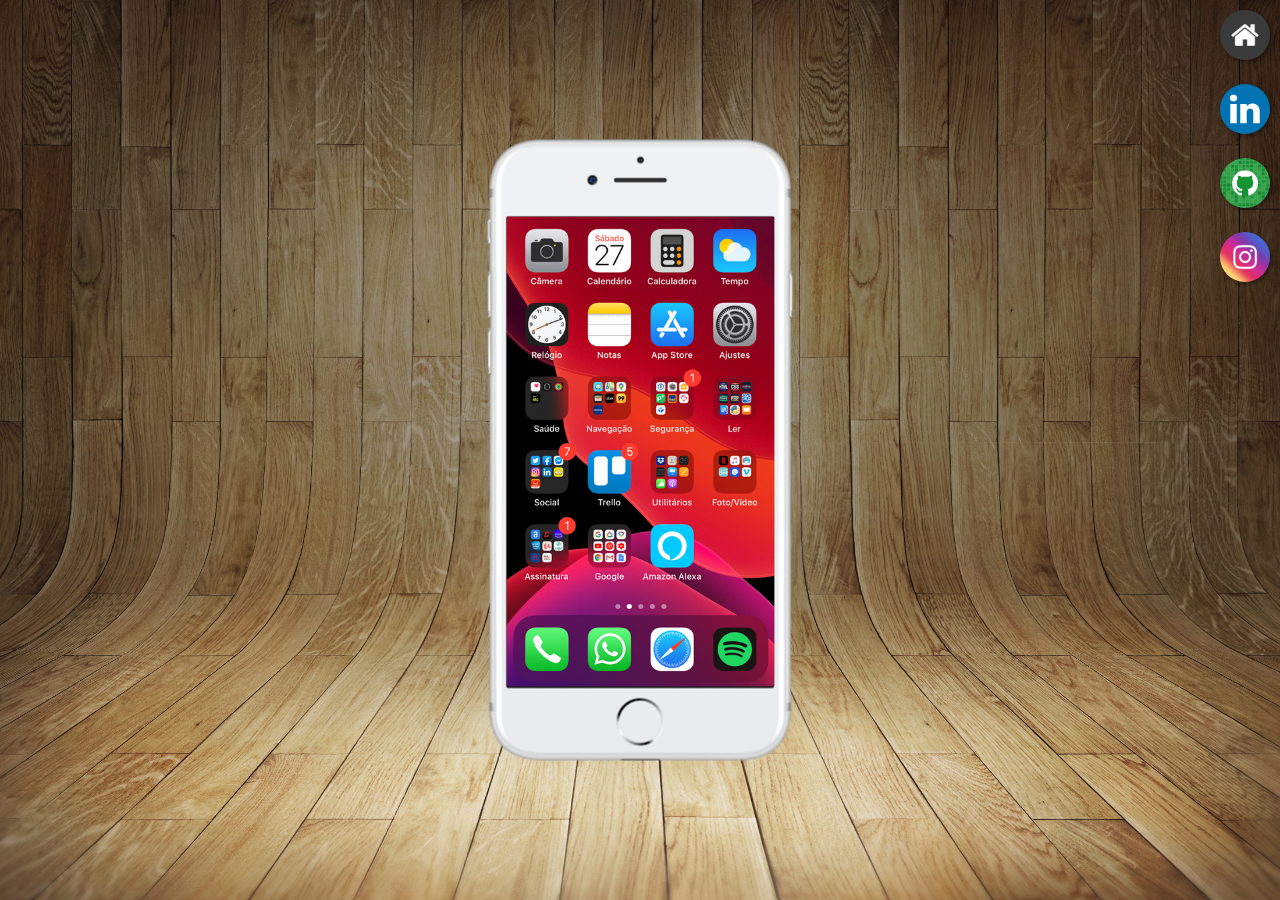
<file: index.html>
<!DOCTYPE html>
<html lang="pt-br">
<head>
    <meta charset="UTF-8">
    <meta name="viewport" content="width=device-width, initial-scale=1.0">
    <title>Projeto de Redes Sociais</title>
    <link rel="shortcut icon" href="favicon.ico" type="image/x-icon">
    <link rel="stylesheet" href="estilos/style.css">
</head>
<body>
    <main>
        <section id="telefone">
            <iframe src="home.html" frameborder="0" name="tela" id="tela">
                <p>Seu navegador não é compatível.</p>
            </iframe>
        </section>
        <section id="redes-sociais">
            <a href="home.html" target="tela"><img src="imagens/logo-home.jpg" alt="Home"></a><br>   
            <a href="linkedin.html" target="tela"><img src="imagens/logo-linkedin.jpg" alt="Youtube"></a><br>
            <a href="github.html" target="tela"><img src="imagens/logo-github.jpg" alt="Github"></a><br>
            <a href="instagram.html" target="tela"><img src="imagens/logo-instagram.jpg" alt="Instagran"></a><br> 
        </section>
    </main>
</body>
</html>
</file>
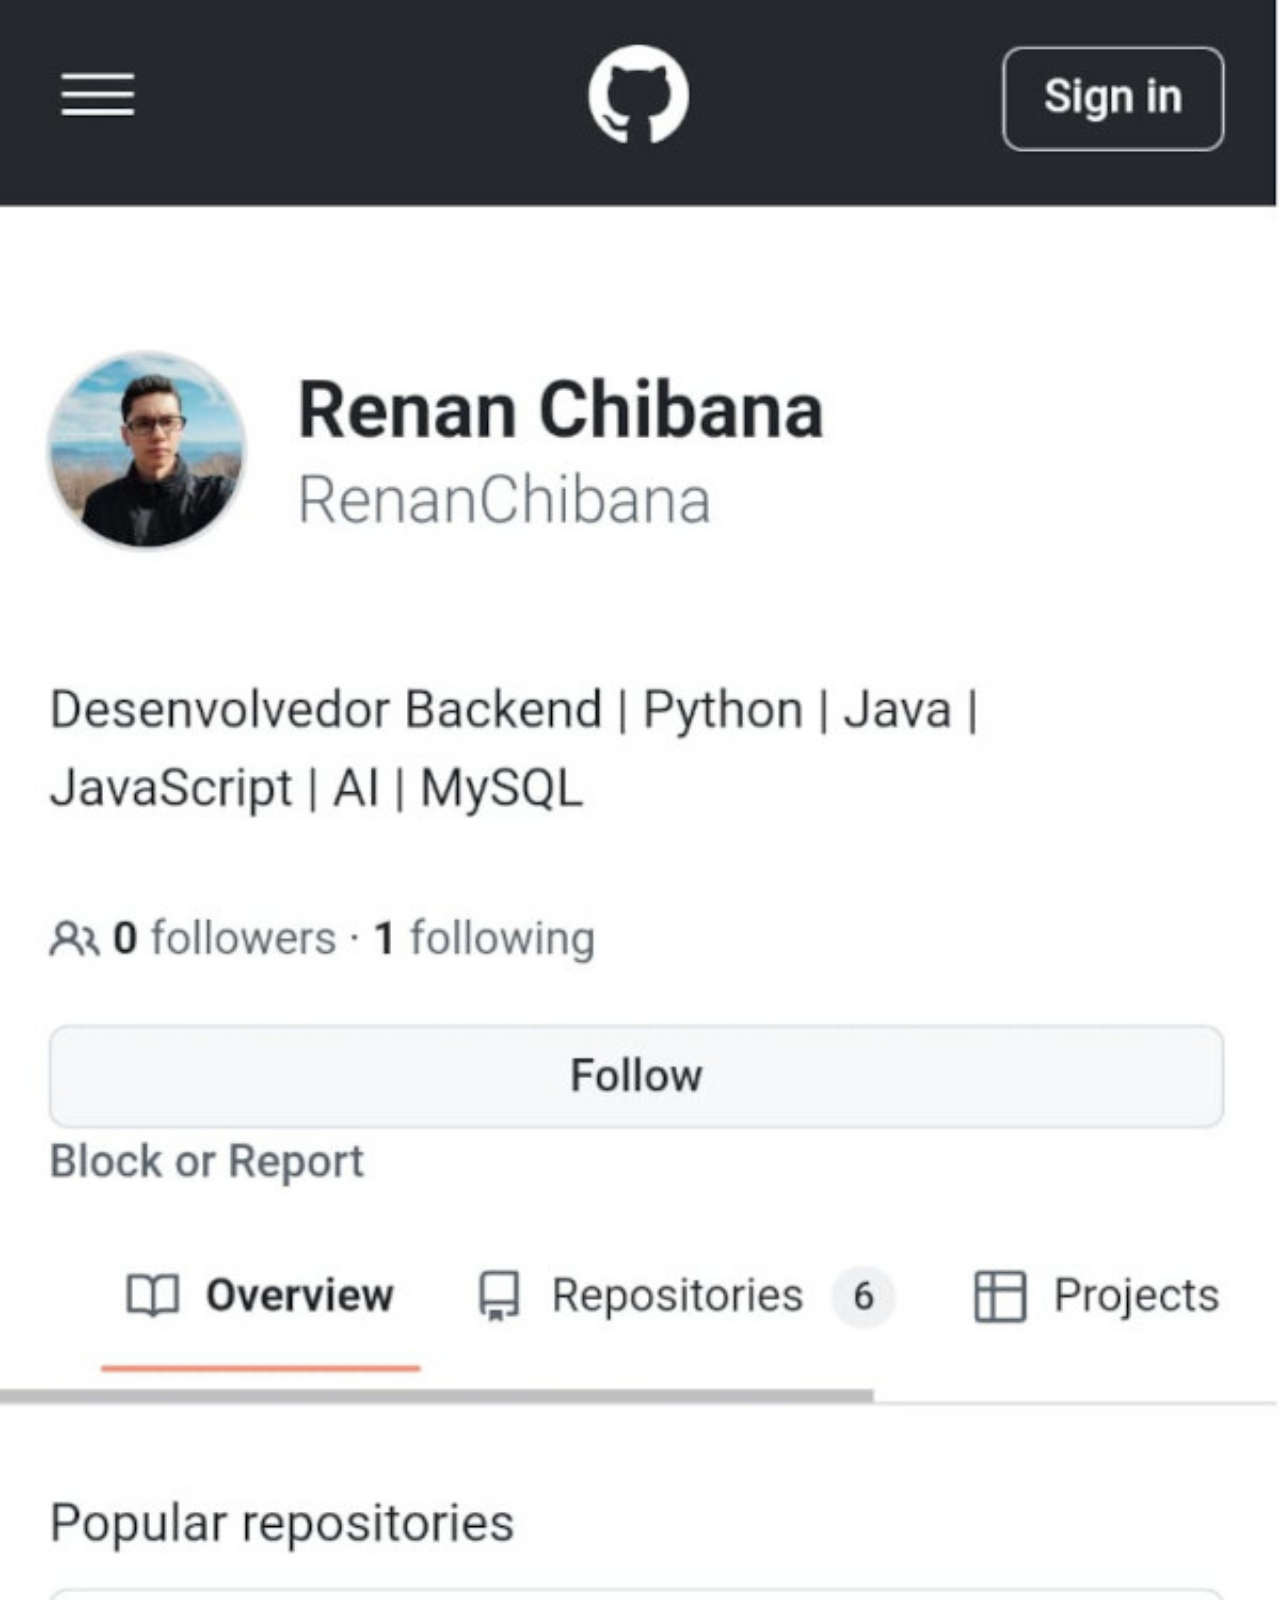
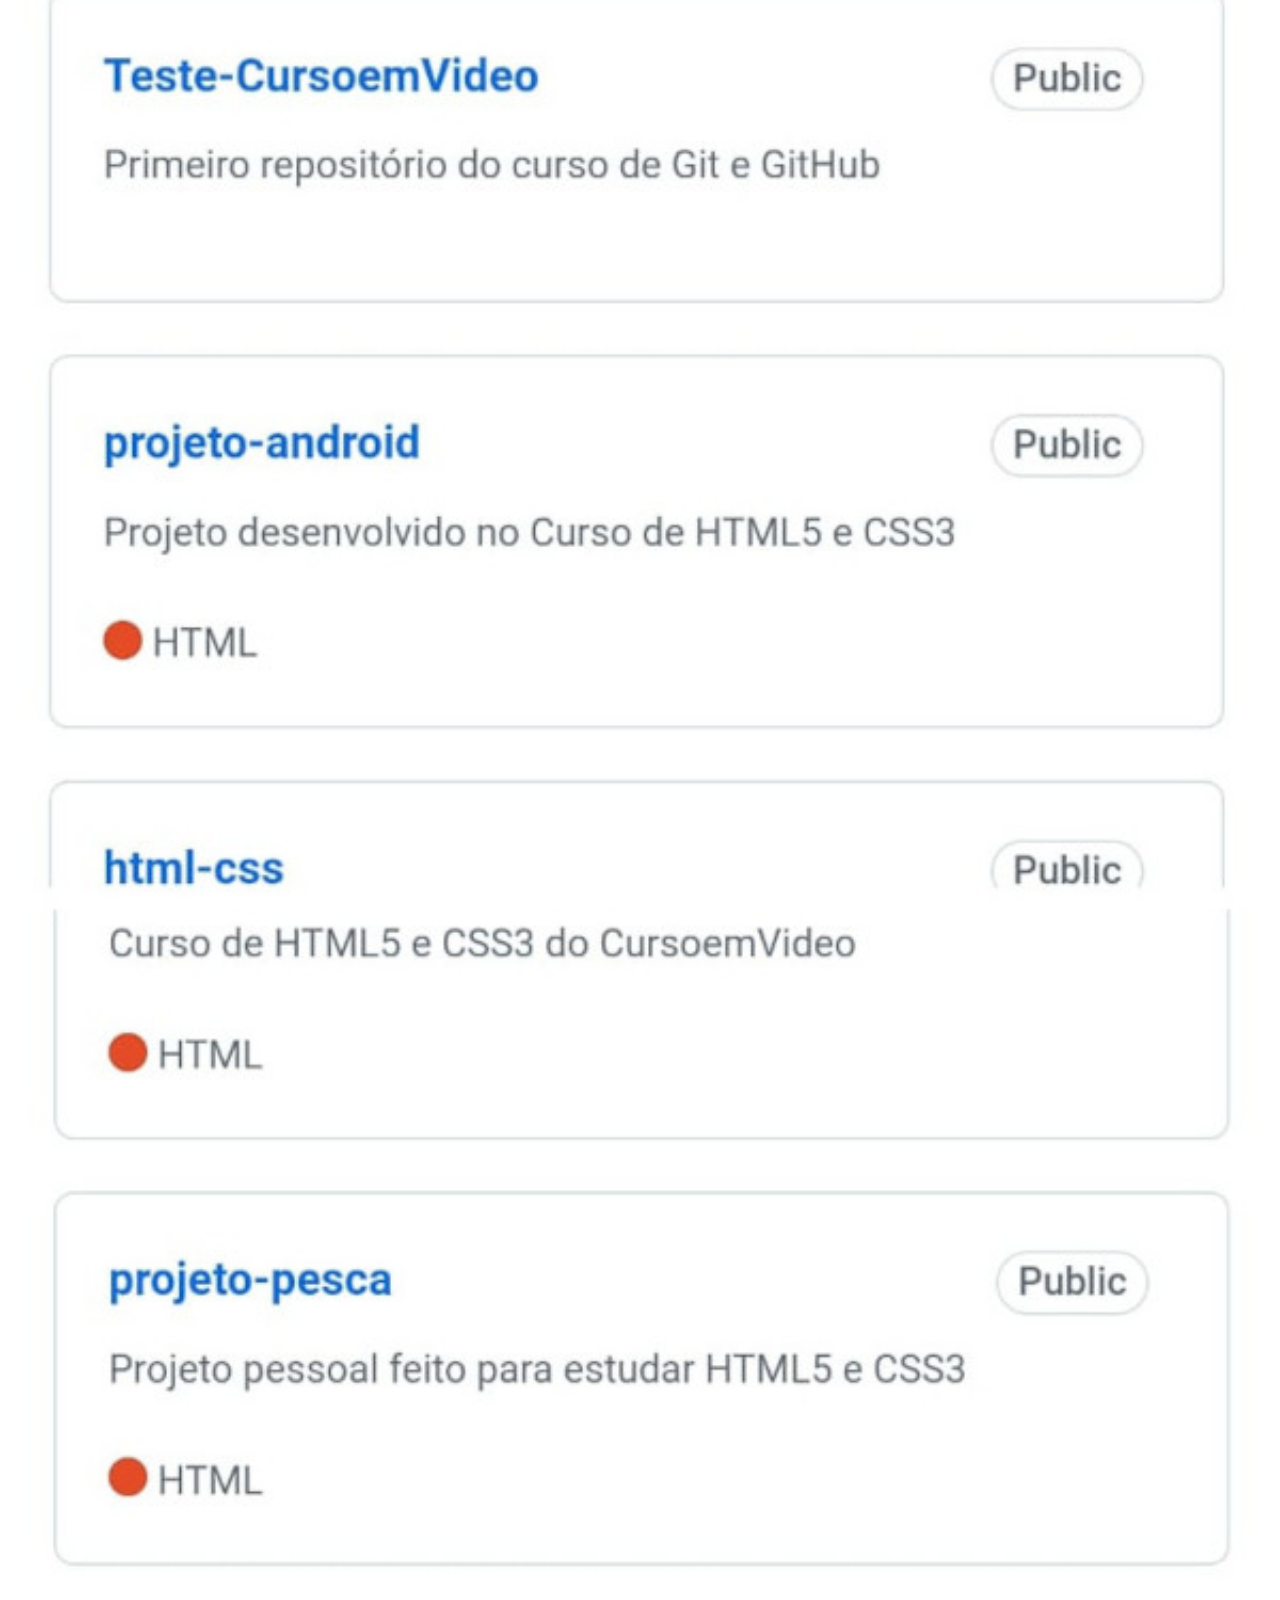
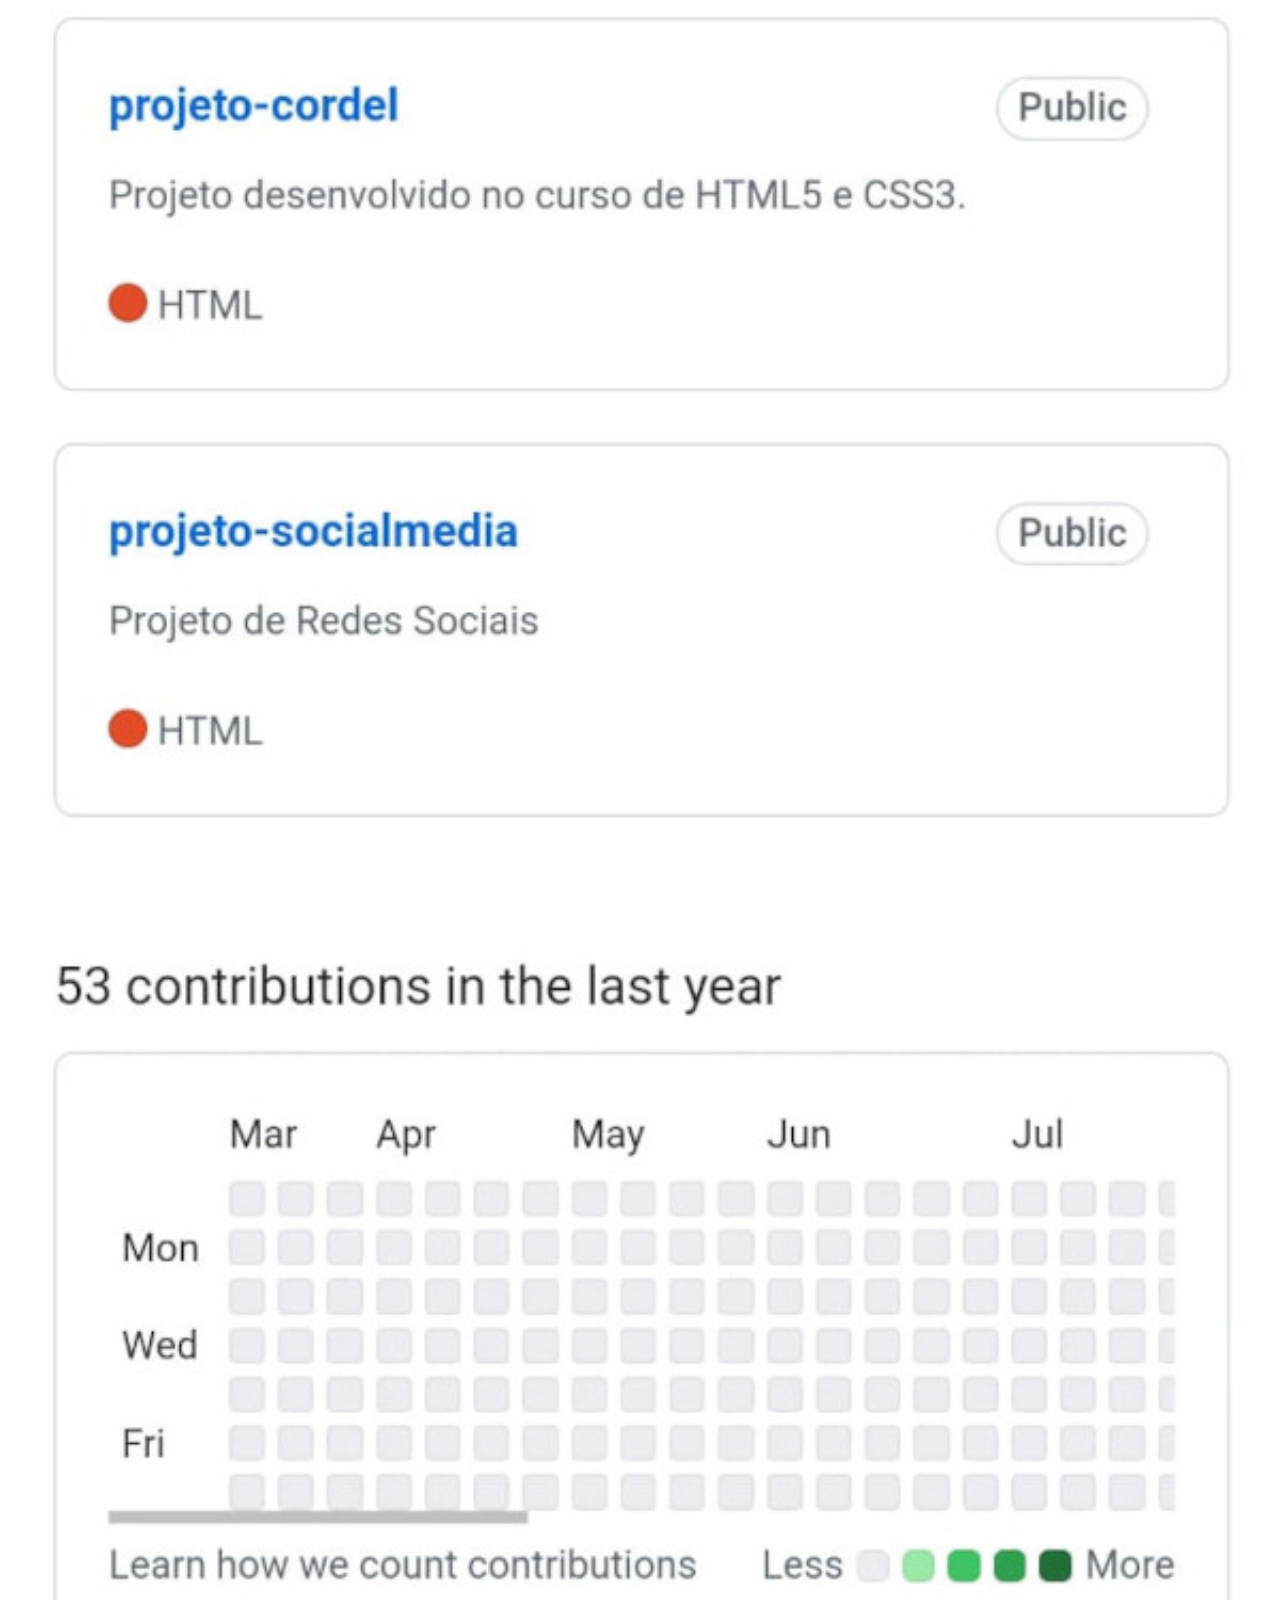
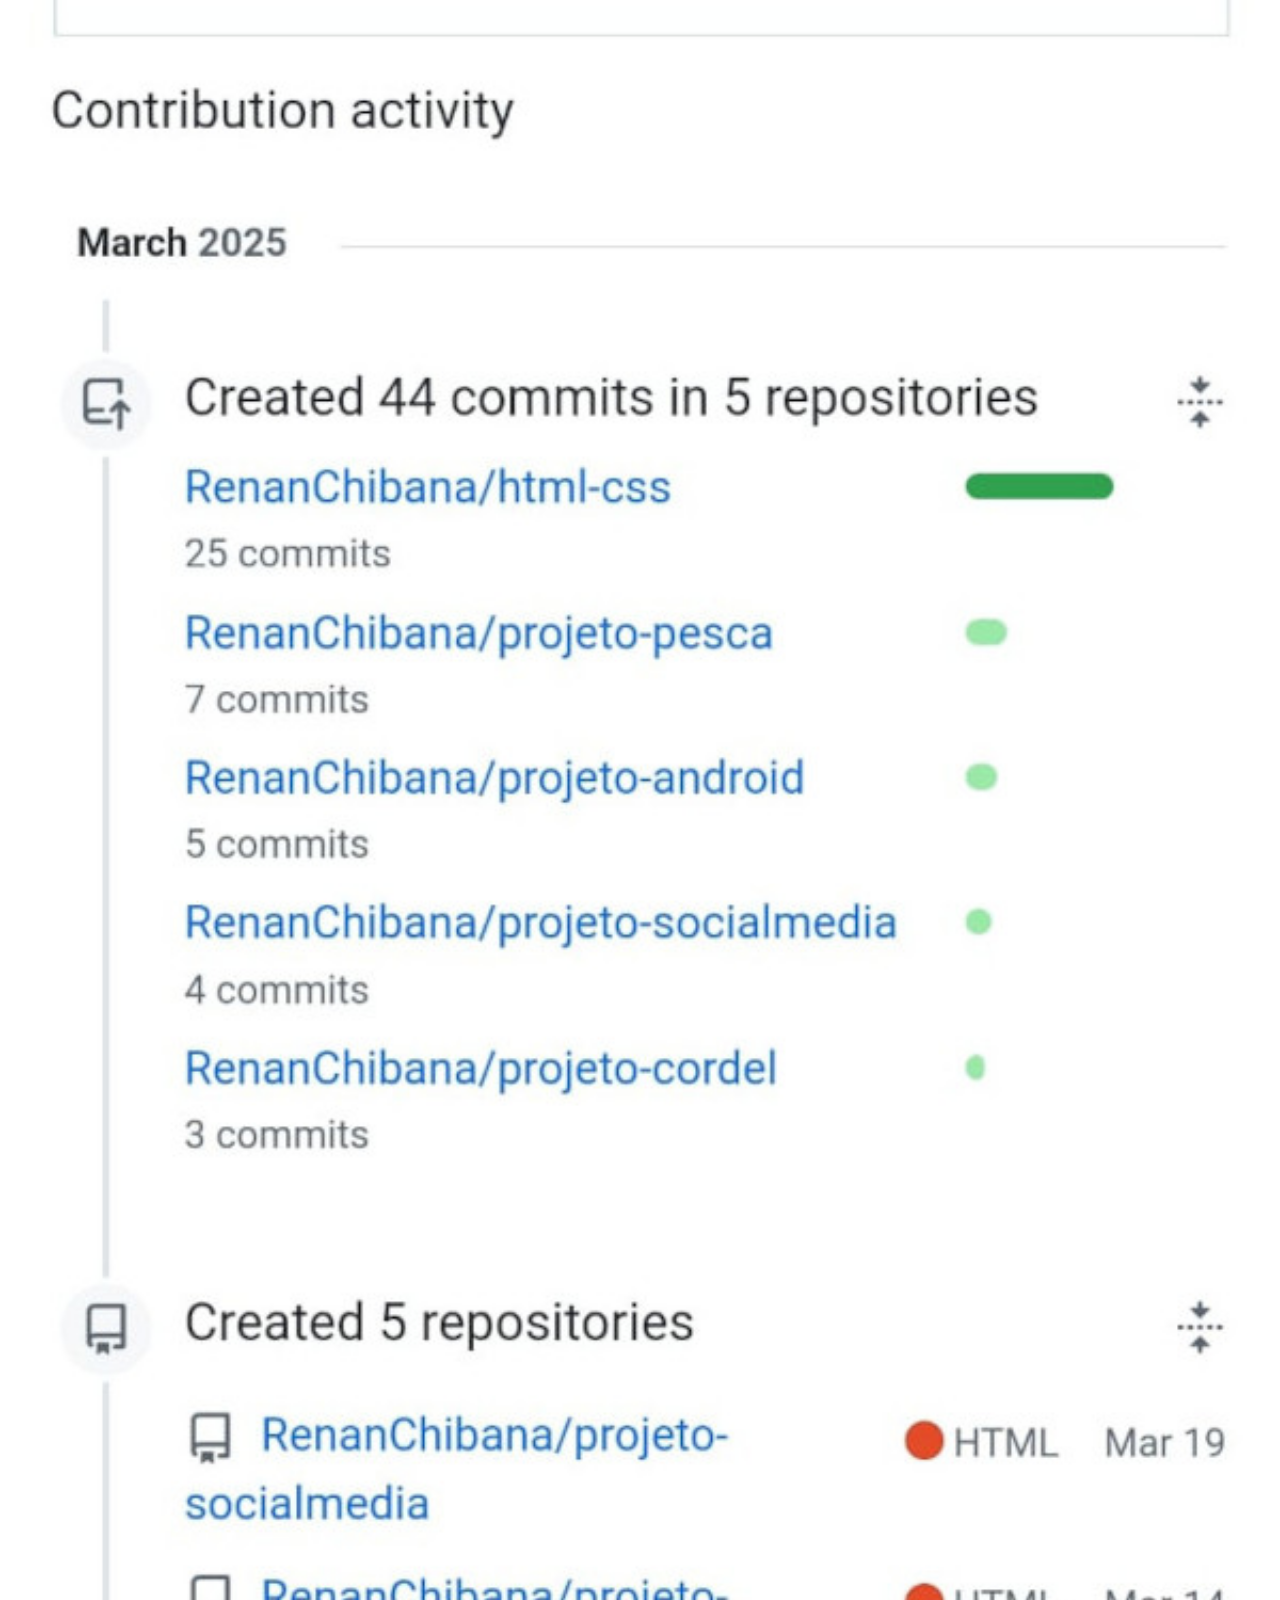
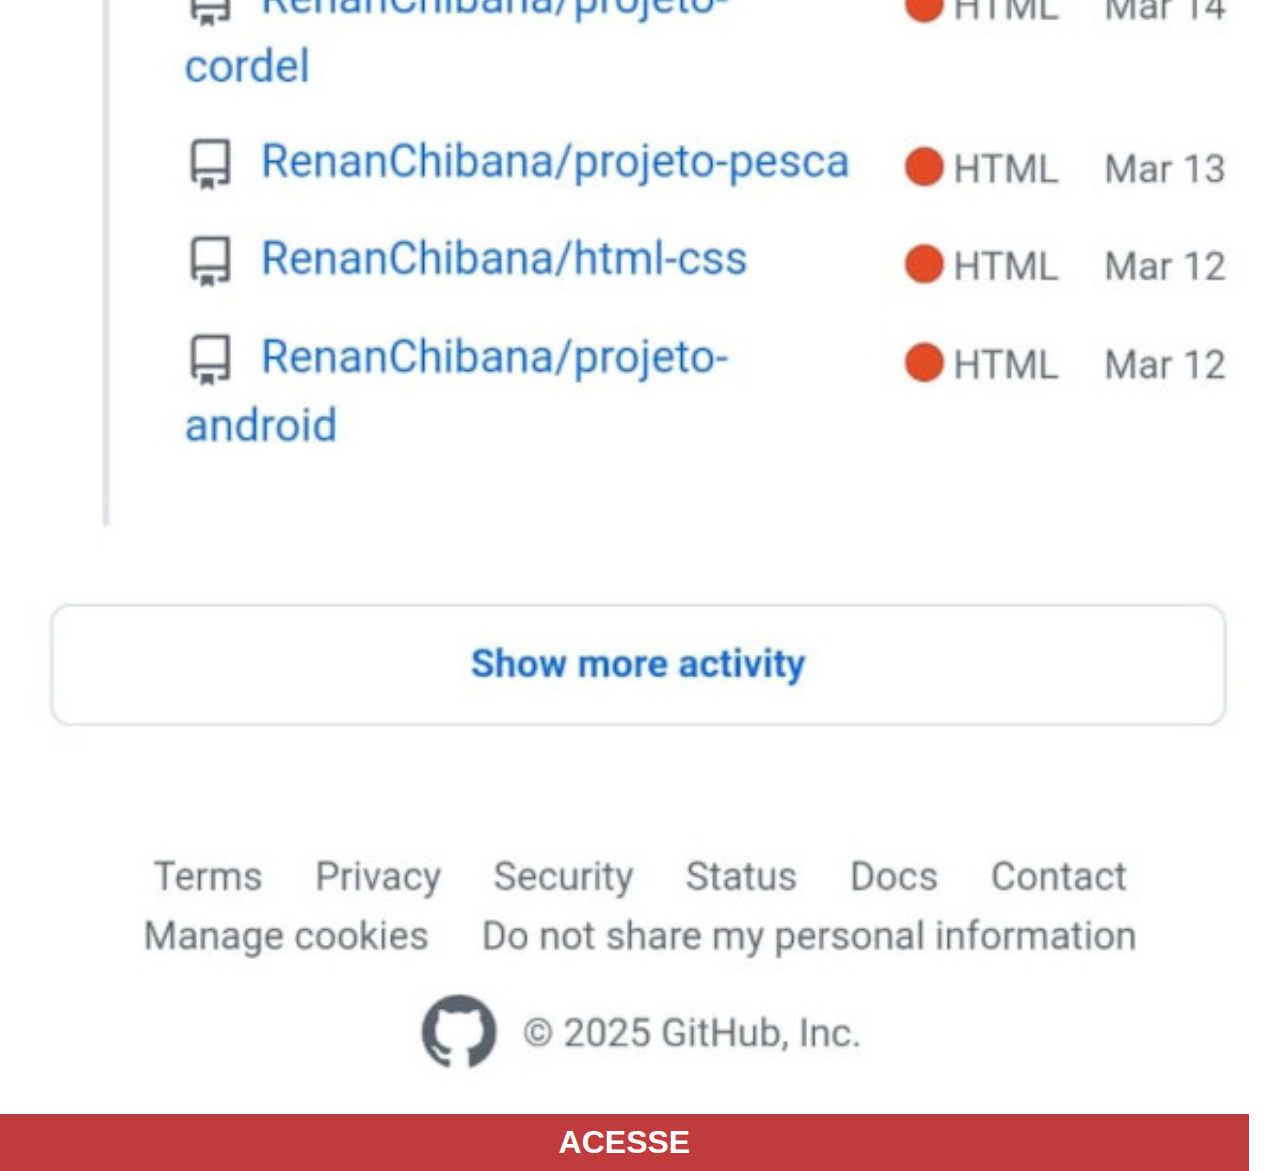
<file: github.html>
<!DOCTYPE html>
<html lang="pt-br">
<head>
    <meta charset="UTF-8">
    <meta name="viewport" content="width=device-width, initial-scale=1.0">
    <title>GitHub</title>
    <link rel="stylesheet" href="estilos/social.css">
</head>
<body>
    <img src="imagens/tela-github.jpg" alt="GitHub">
    <a href="https://github.com/renanchibana" target="_blank">ACESSE</a>
</body>
</html>
</file>
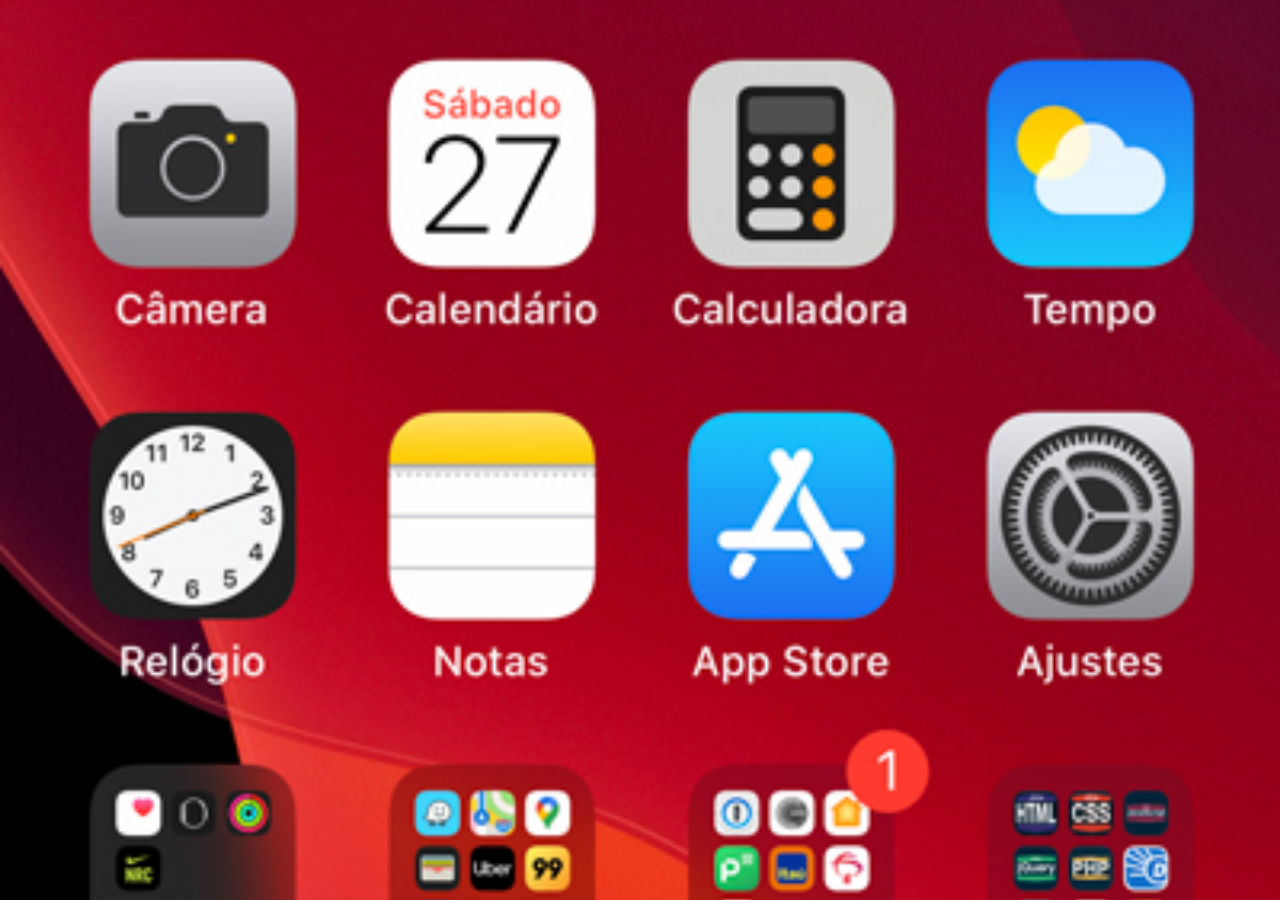
<file: home.html>
<!DOCTYPE html>
<html lang="pt-br">
<head>
    <meta charset="UTF-8">
    <meta name="viewport" content="width=device-width, initial-scale=1.0">
    <title>Home</title>
    <style>
        * {
            margin: 0px;
            padding: 0px;
        }

        body {
            width: 100vw;
            height: 100vh;
            background: url(imagens/tela-home.jpg) no-repeat top center;
            background-size: cover;
        }
    </style>
</head>
<body>
    
</body>
</html>
</file>
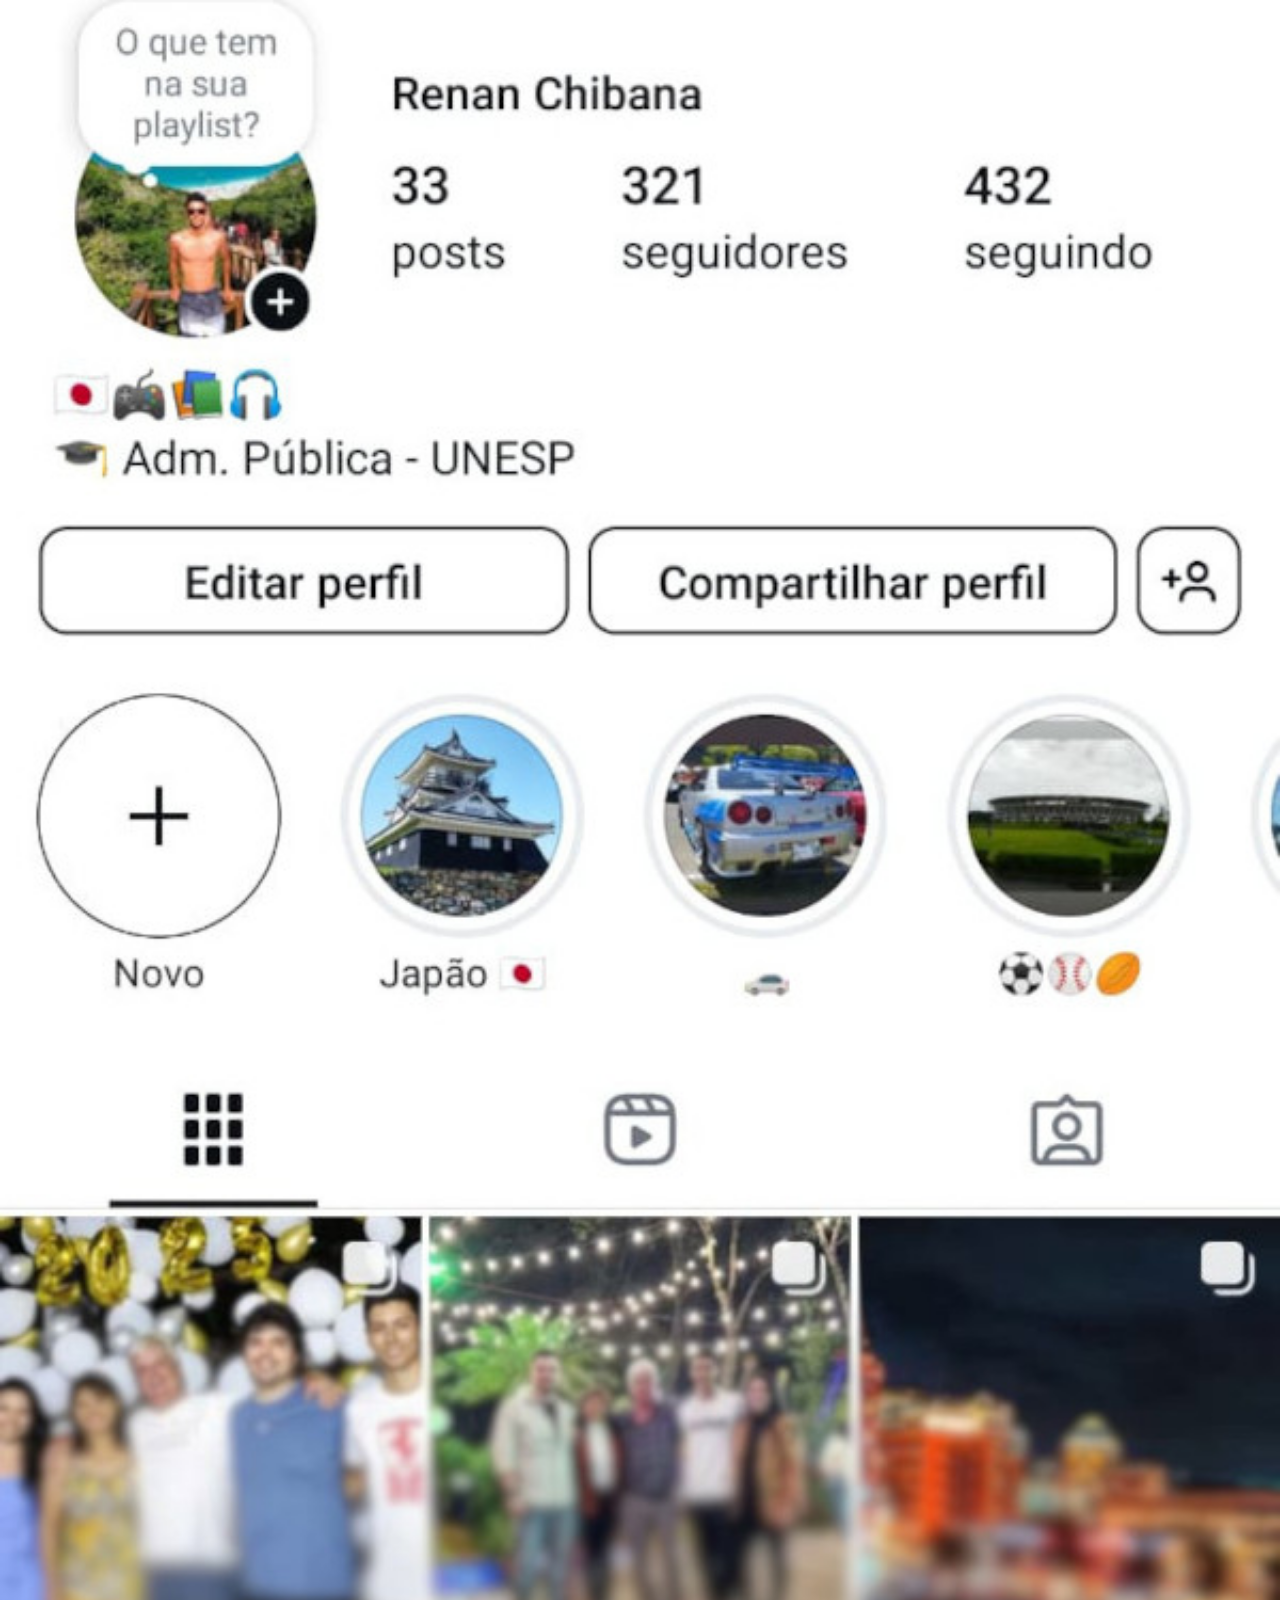
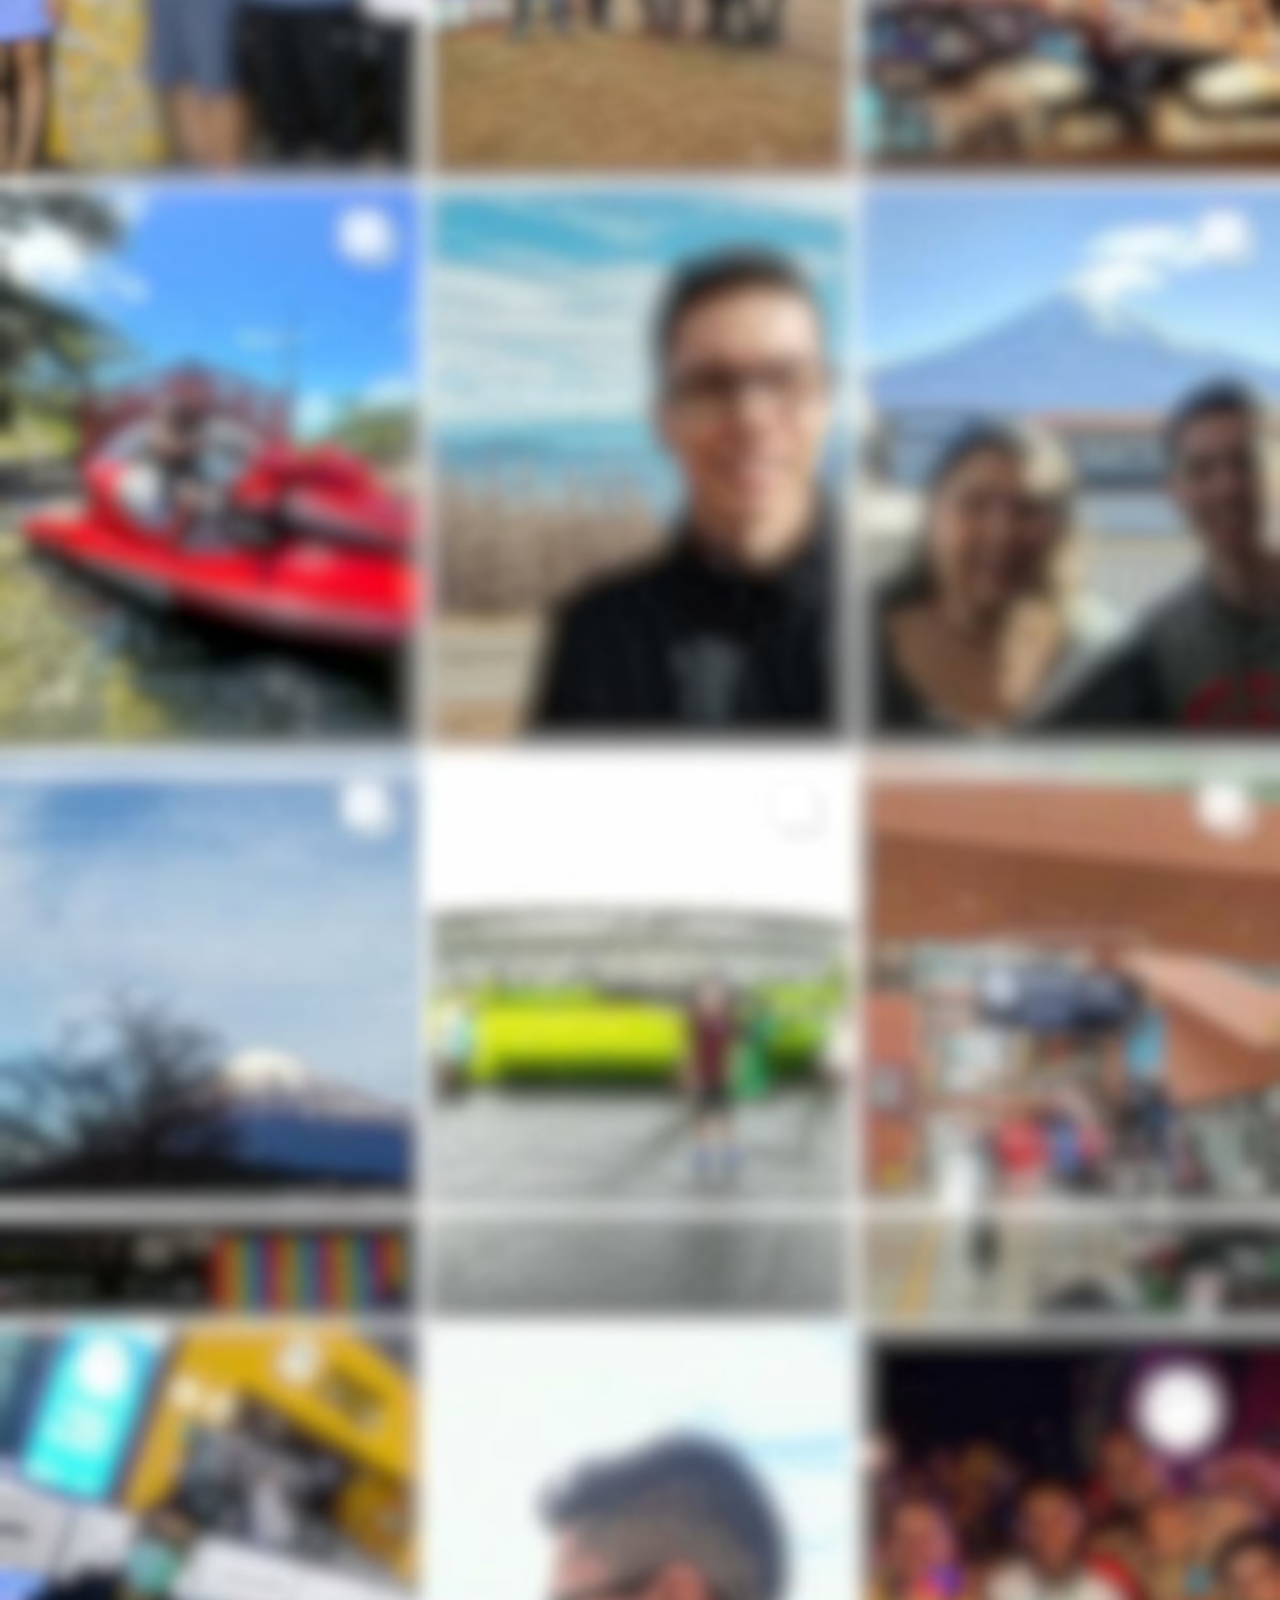
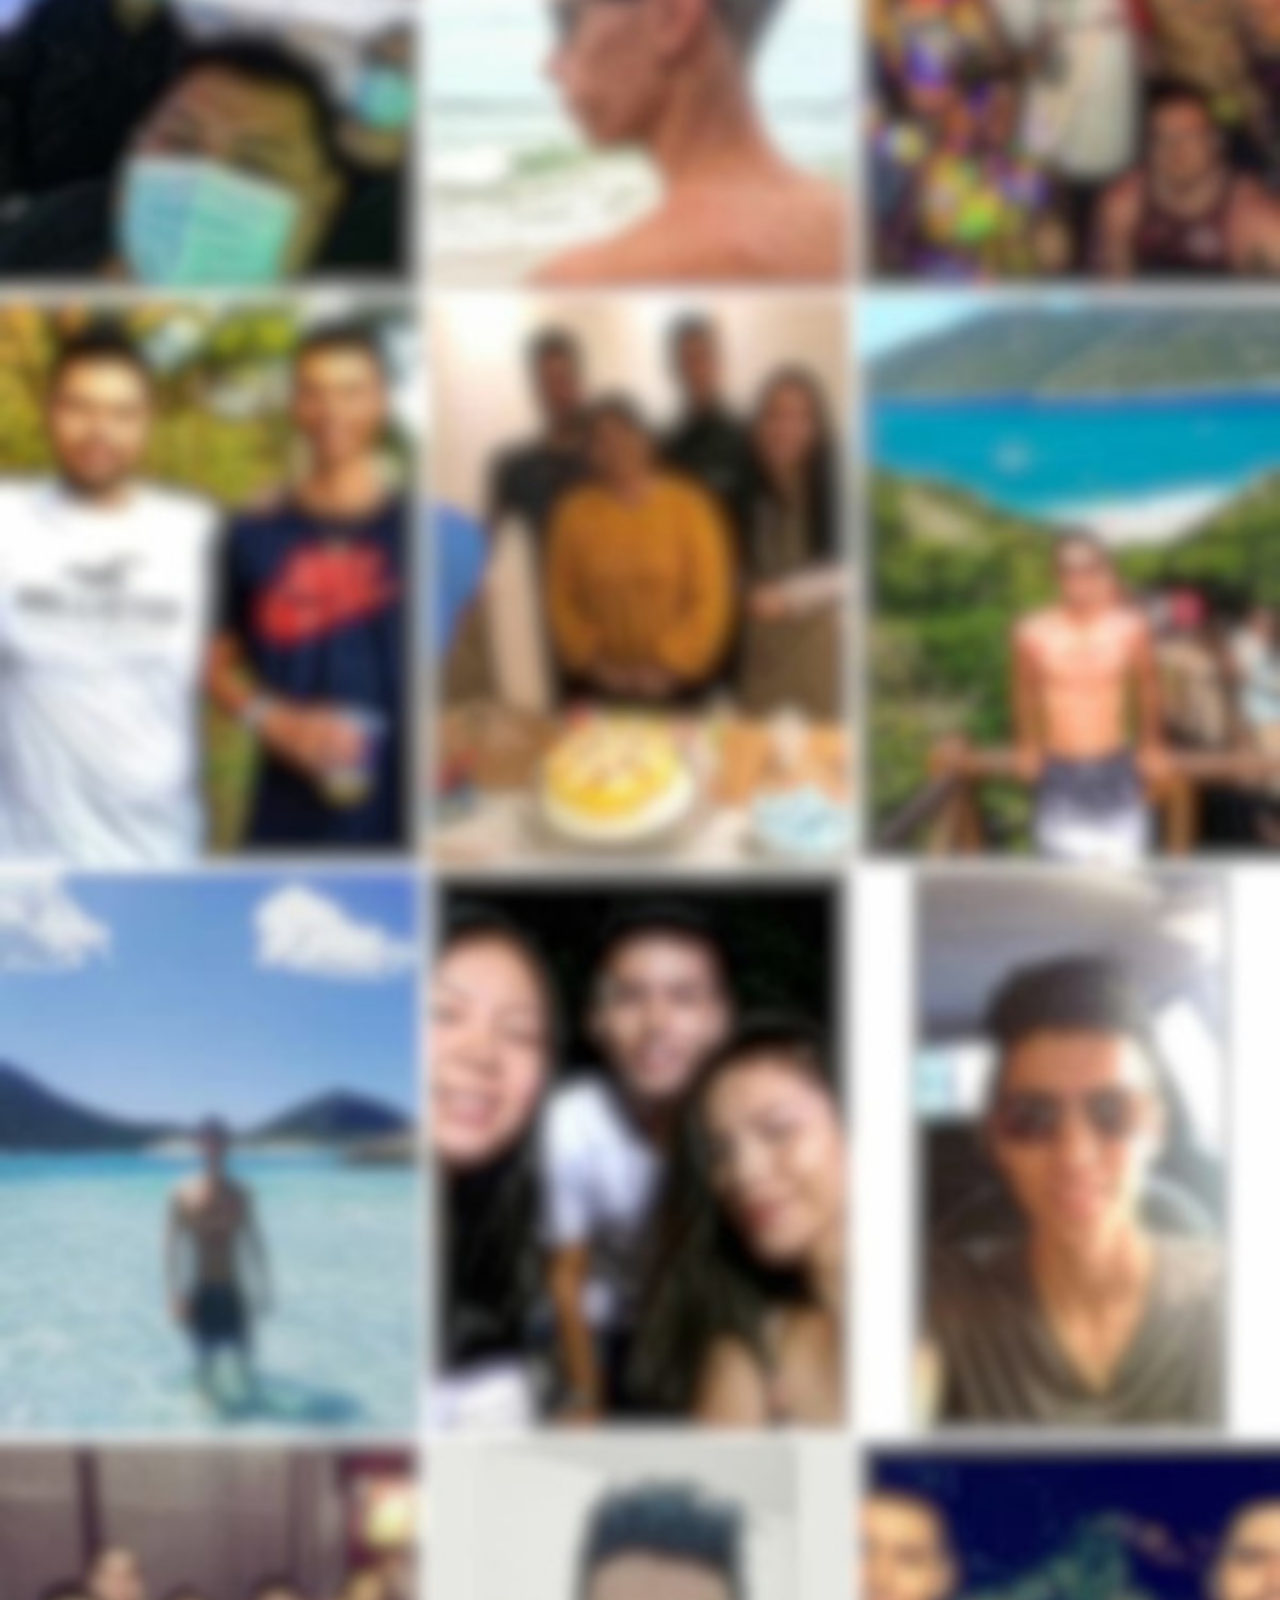
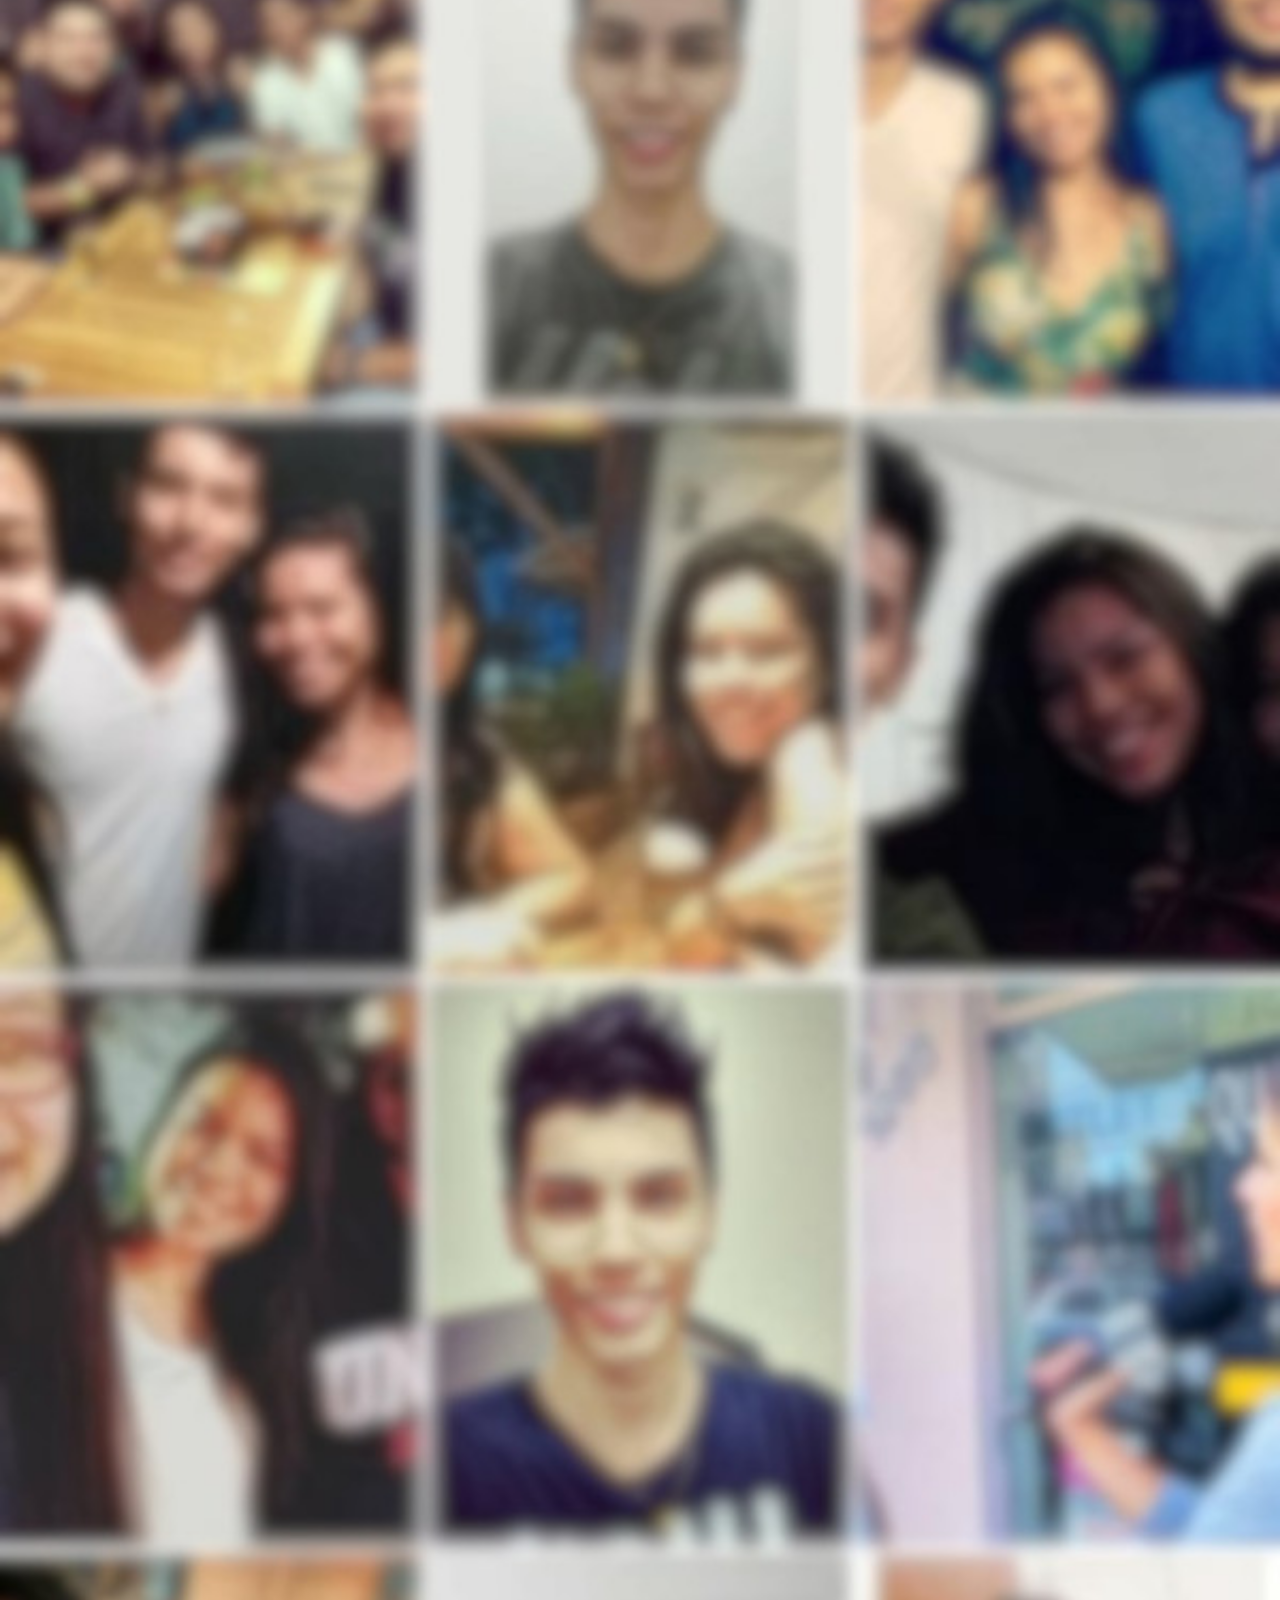
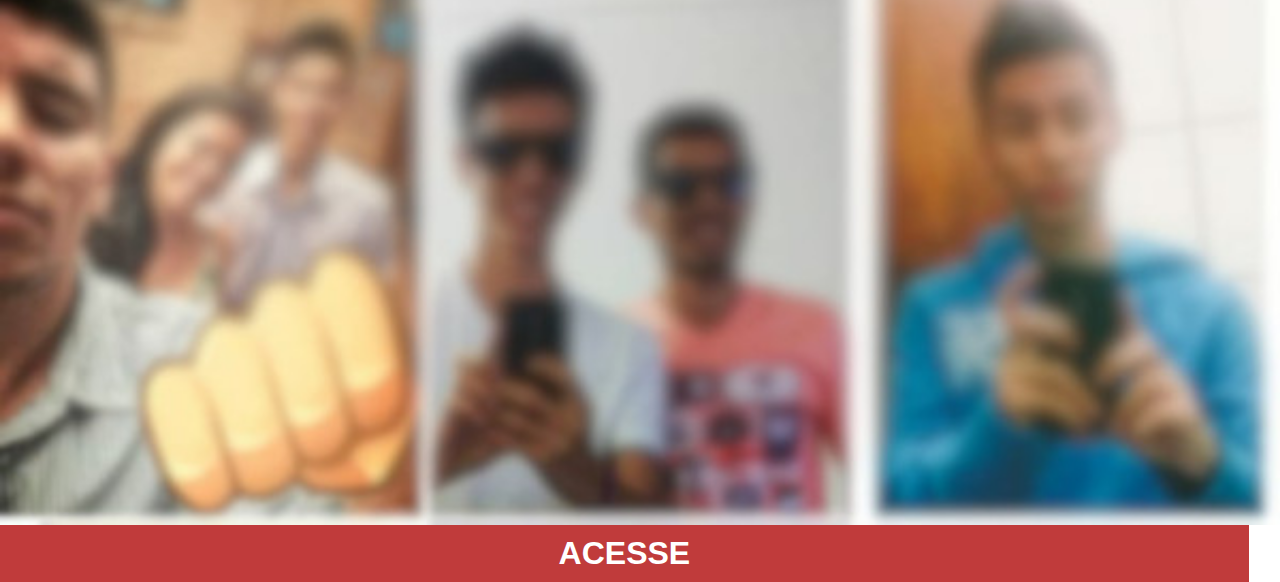
<file: instagram.html>
<!DOCTYPE html>
<html lang="pt-br">
<head>
    <meta charset="UTF-8">
    <meta name="viewport" content="width=device-width, initial-scale=1.0">
    <title>Instagram</title>
    <link rel="stylesheet" href="estilos/social.css">
</head>
<body>
    <img src="imagens/tela-instagram.jpg" alt="Instagram">
    <a href="https://www.instagram.com/rchibana" target="_blank">ACESSE</a>
</body>
</html>
</file>
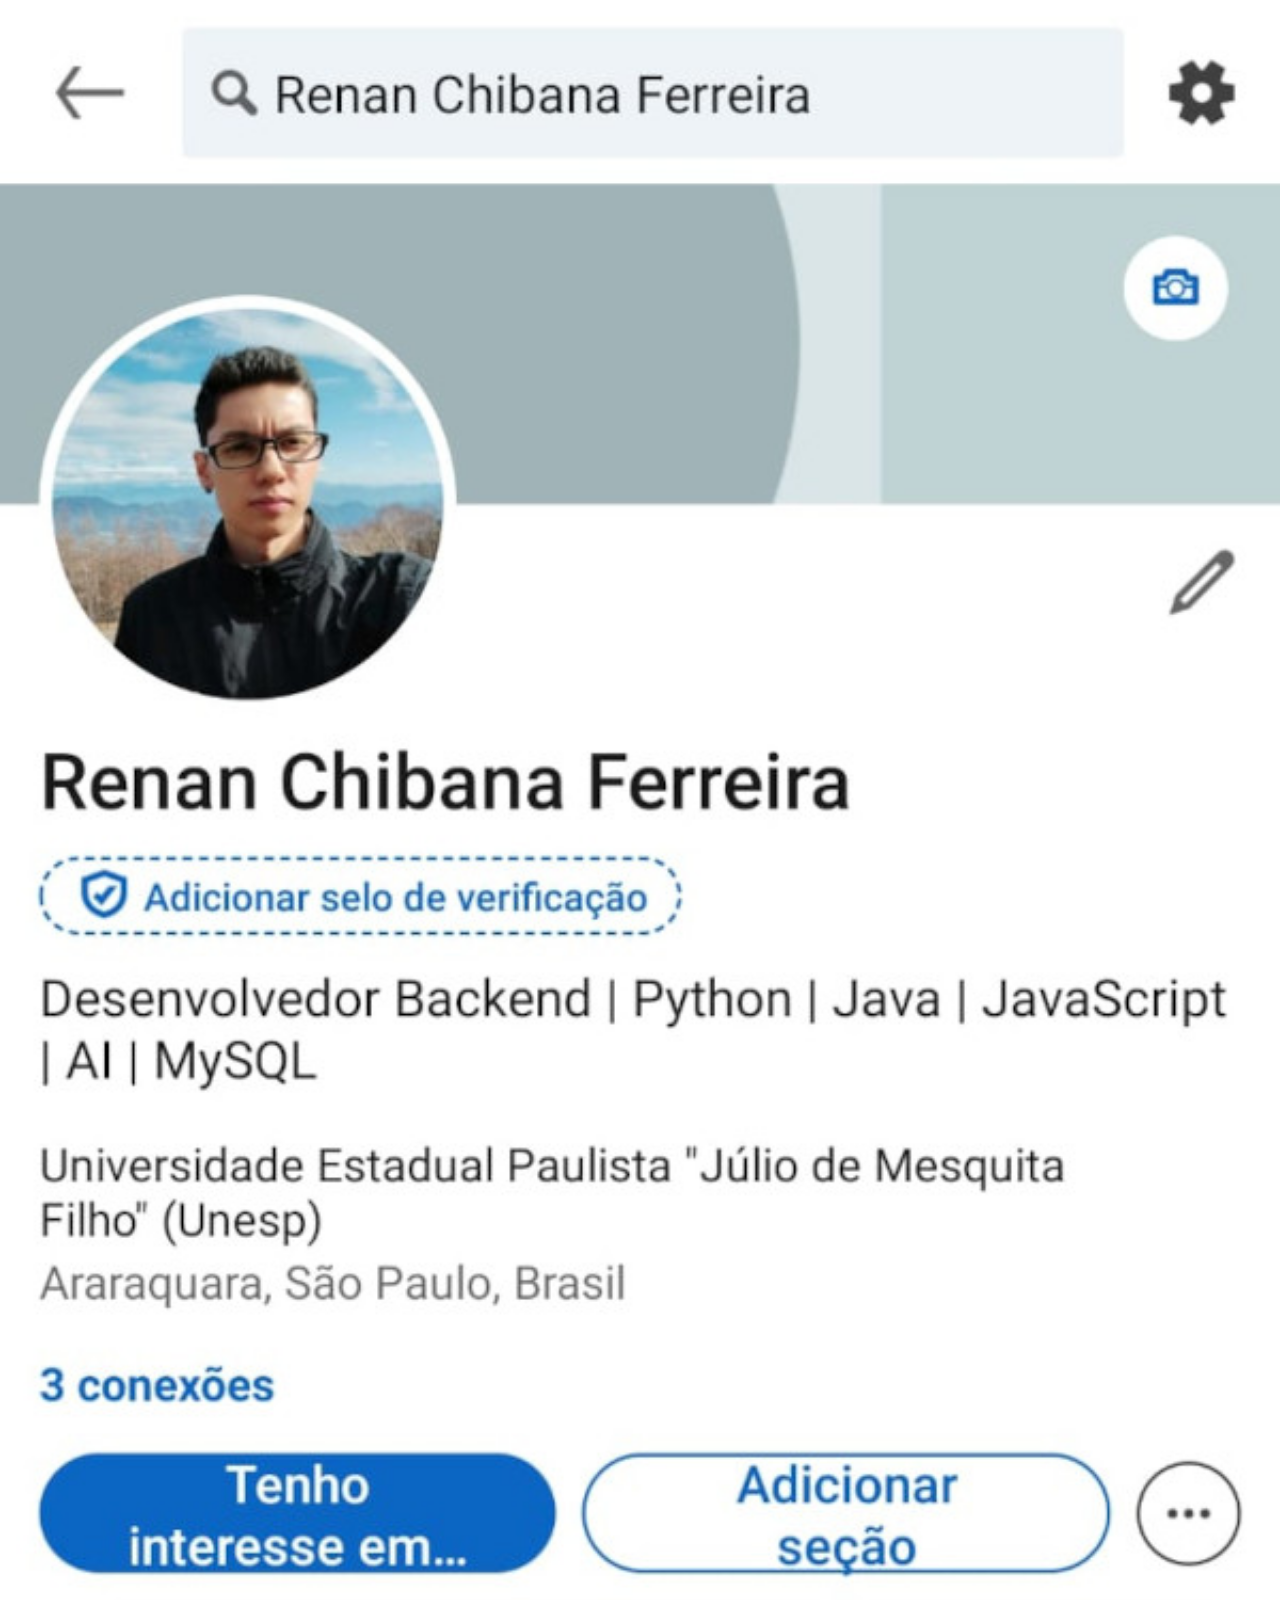
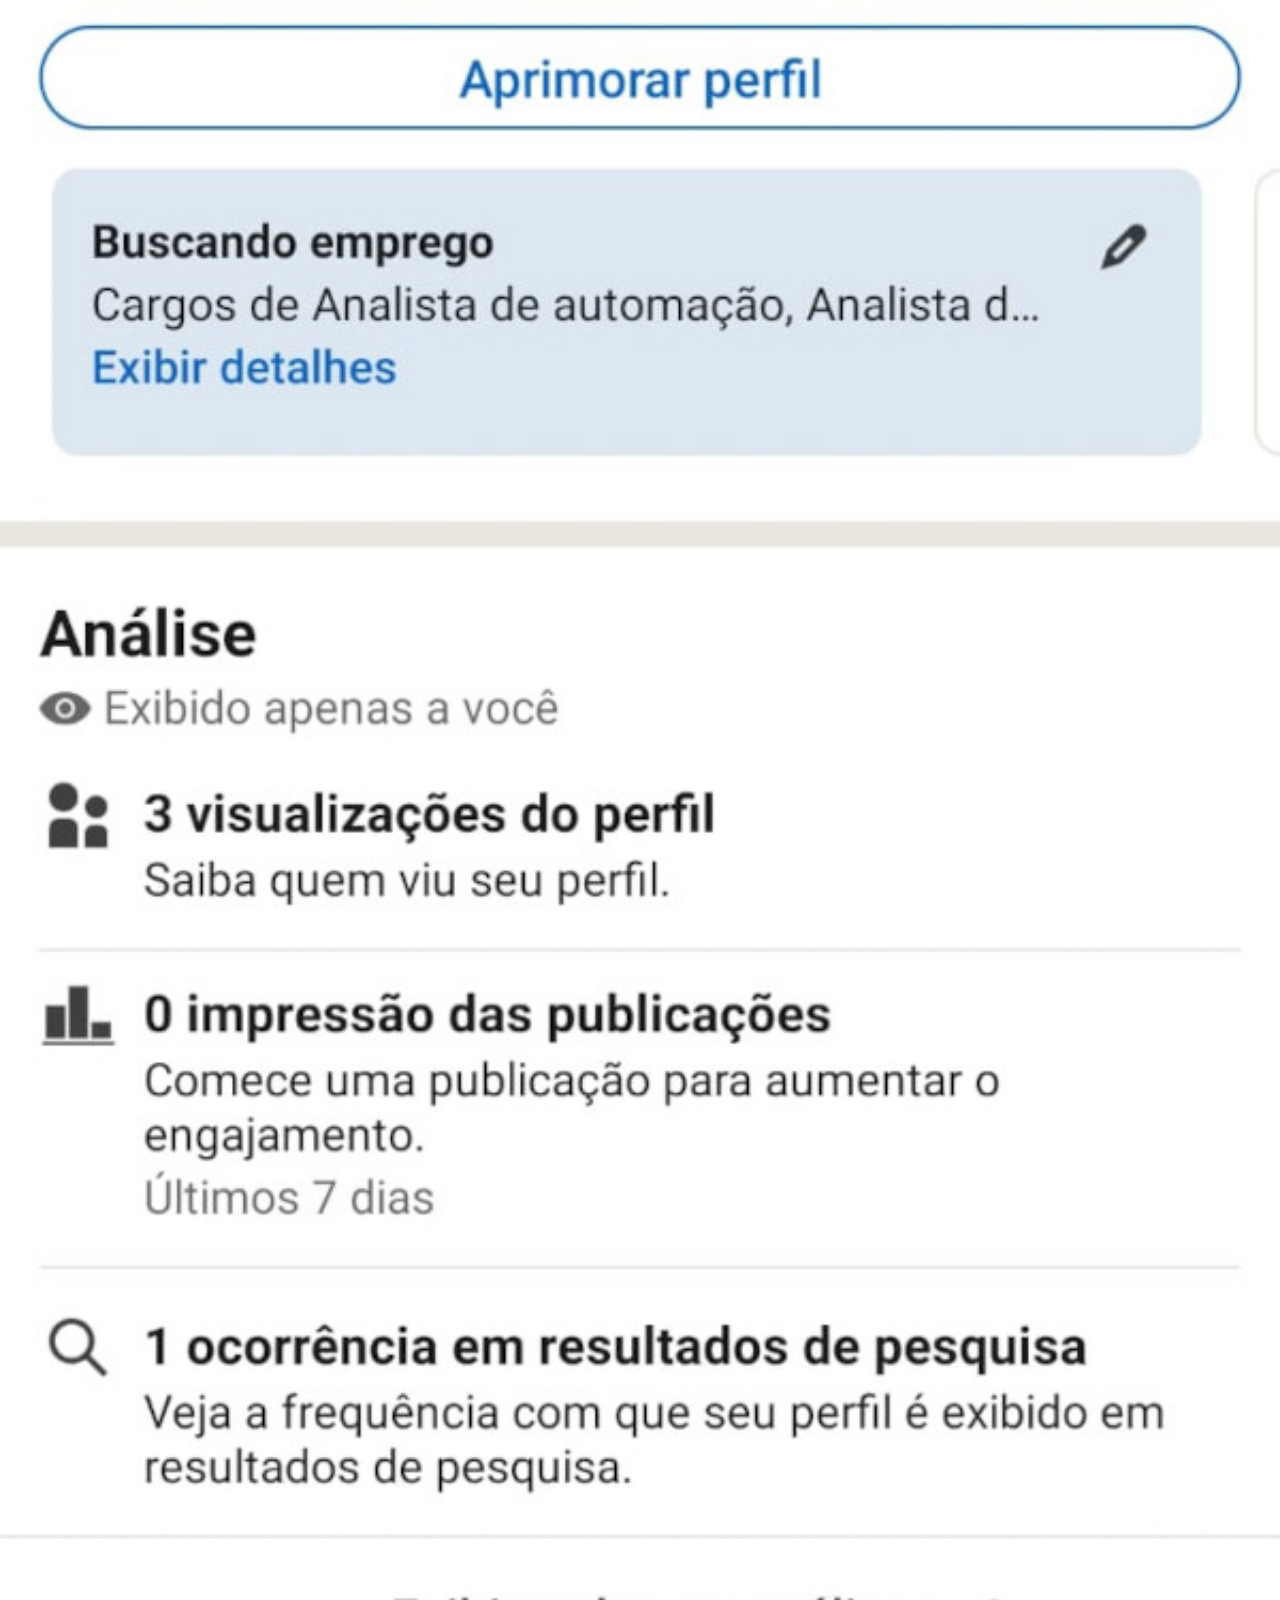
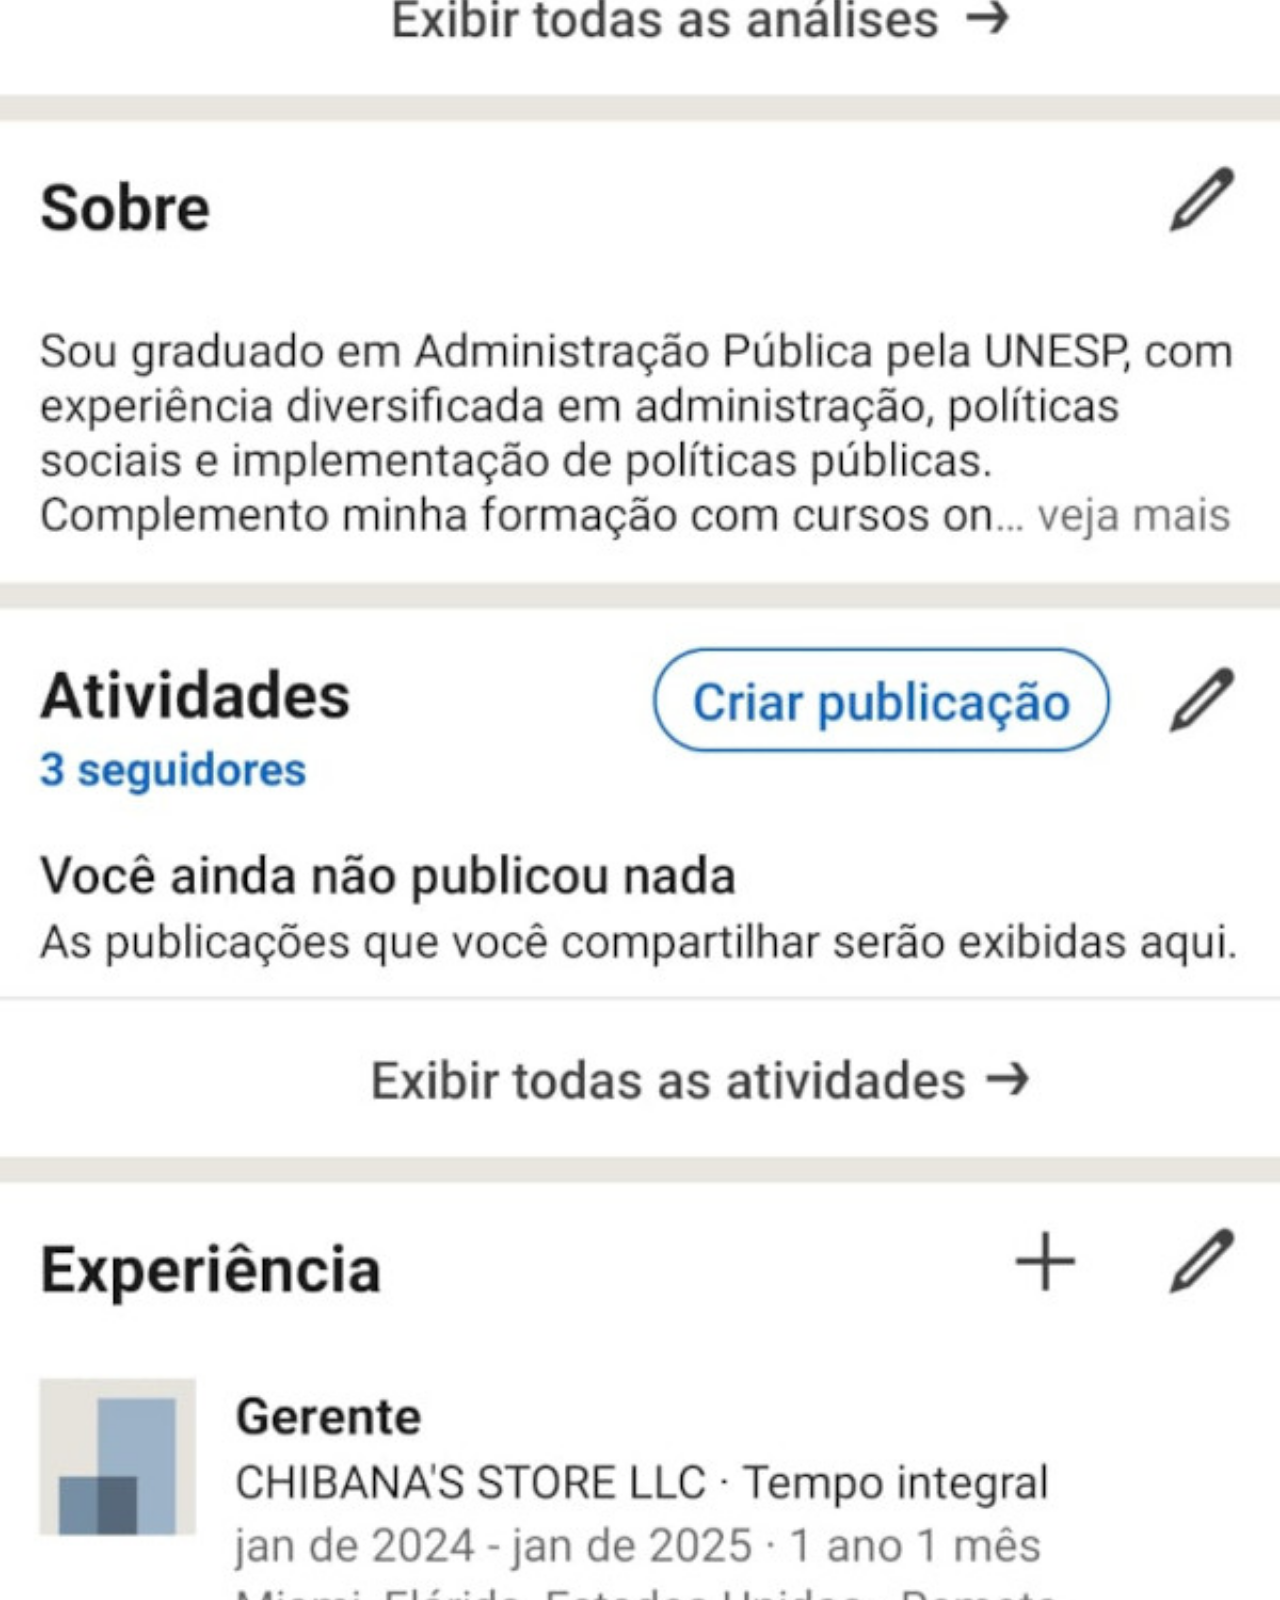
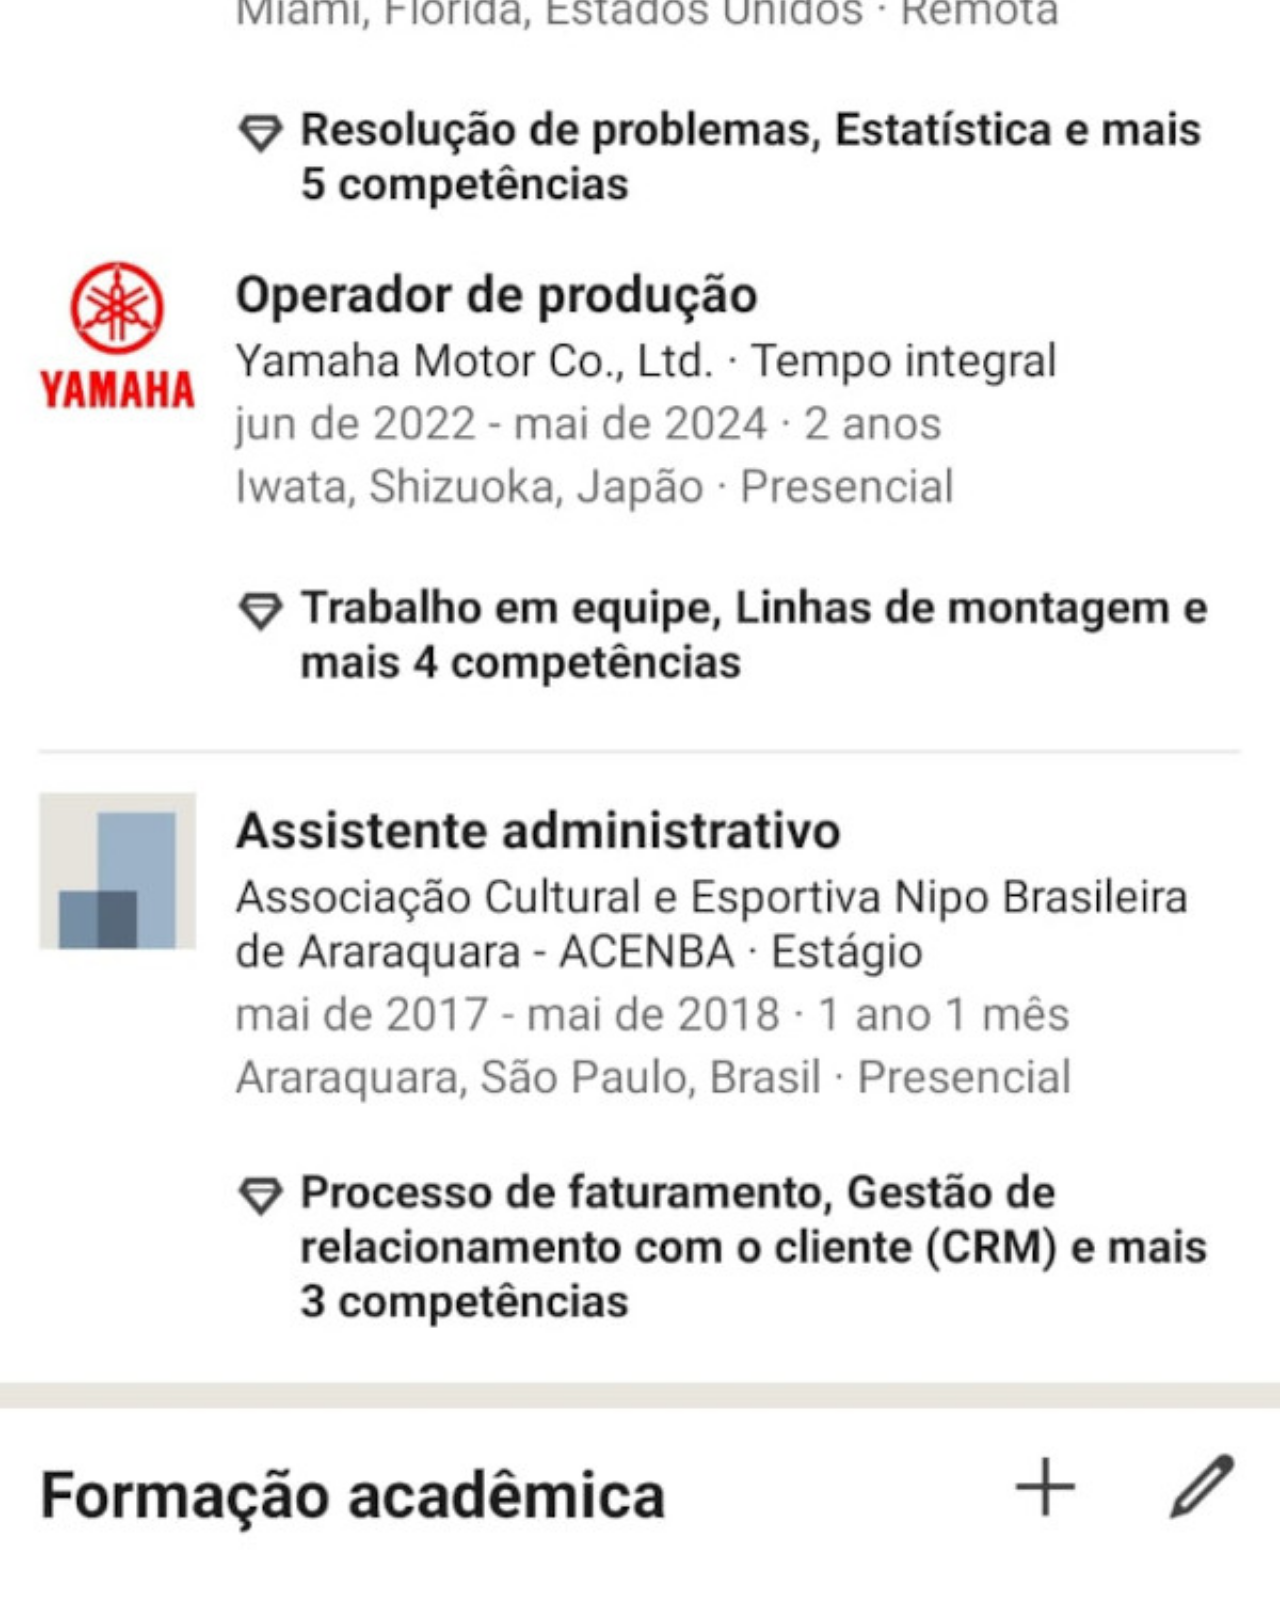
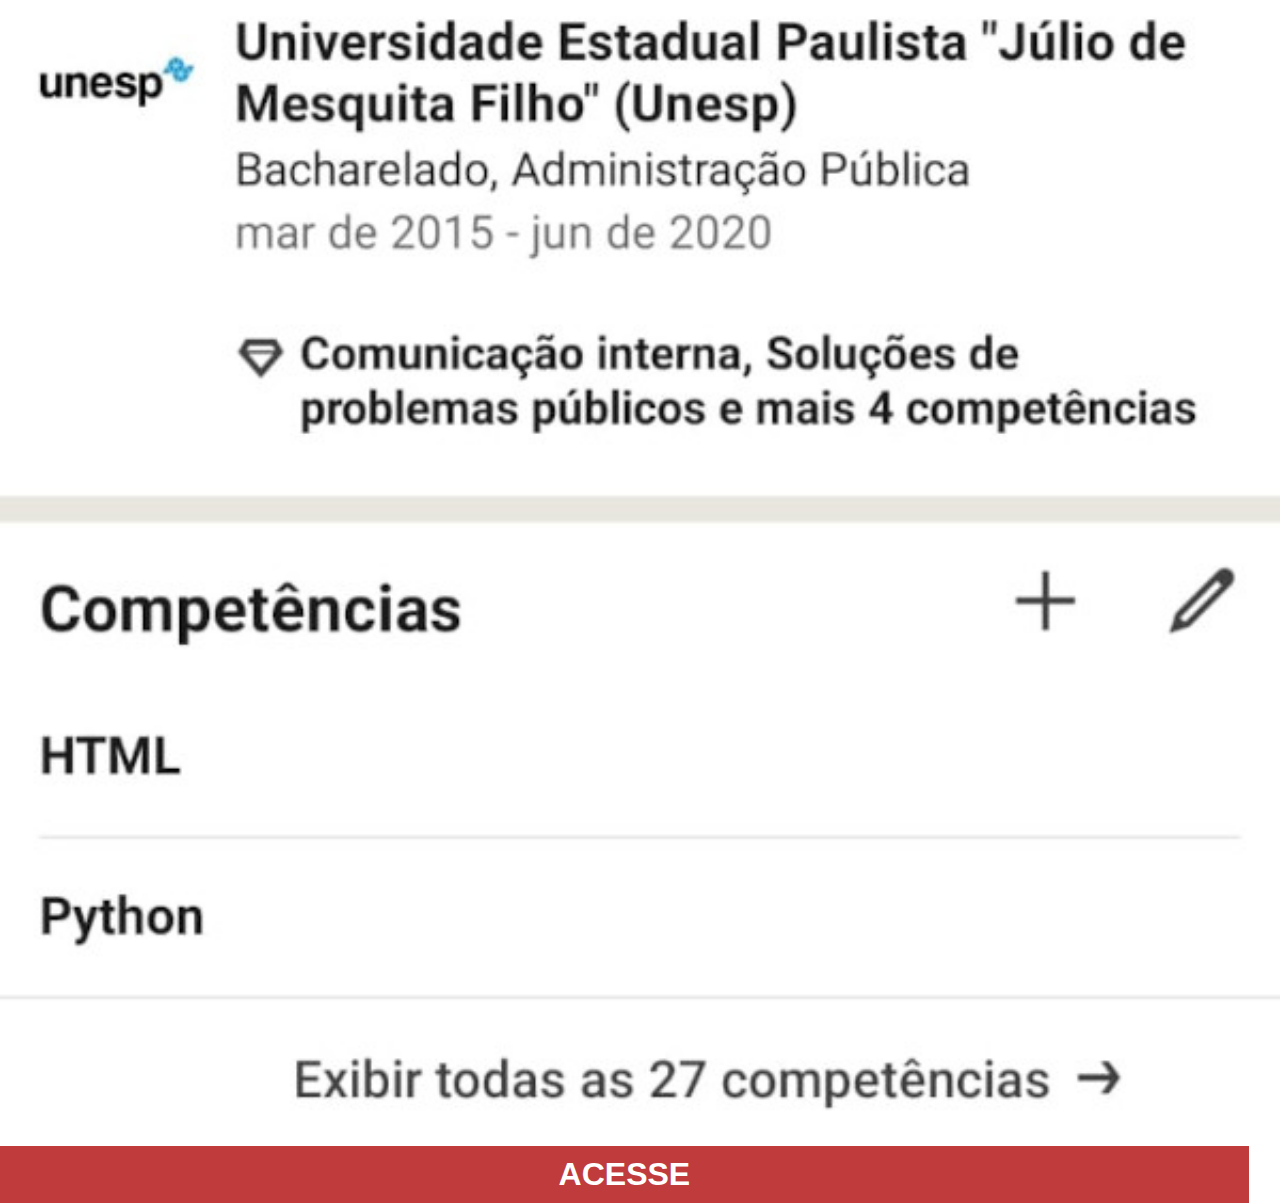
<file: linkedin.html>
<!DOCTYPE html>
<html lang="pt-br">
<head>
    <meta charset="UTF-8">
    <meta name="viewport" content="width=device-width, initial-scale=1.0">
    <title>Youtube</title>
    <link rel="stylesheet" href="estilos/social.css">
</head>
<body>
    <img src="imagens/tela-linkedin.jpg" alt="LinkedIn">
    <a href="https://www.linkedin.com/in/renan-chibana/" target="_blank">ACESSE</a>
</body>
</html>
</file>
<file: estilos/style.css>
@charset "UTF-8";

* {
    margin: 0px;
    padding: 0px;
    font-family: Arial, Helvetica, sans-serif;
}

html, body {
    height: 100vh;
    width: 100vw;
    background-color: black;
}

body {
    background: url(../imagens/fundo-madeira.jpg) no-repeat top center;
    background-size: cover;
    background-attachment: fixed;
}

main {
    height: 100vh;
    position: relative;
}

section#telefone {
    position: absolute;
    top: 50%;
    left: 50%;
    transform: translate(-50%, -50%);
    height: 627px;
    width: 311px;
    background: url(../imagens/frame-iphone.png) no-repeat;
}

iframe#tela {
    position: relative;
    top: 80px;
    left: 21.5px;
    height: 470px;
    width: 267.8px;
    background-size: cover;
    background-attachment: fixed;
}

section#redes-sociais {
    text-align: right;
}

section#redes-sociais img {
    width: 50px;
    margin: 10px;
    border-radius: 50%;
    box-shadow: 2px 2px 4px rgba(0, 0, 0, 0.425);
    box-sizing: border-box;
}

section#redes-sociais img:hover {
    border: 2px solid rgba(255, 255, 255, 0.826);
    transform: translate(-3px, -3px);
    box-shadow: 5px 5px 7px rgba(0, 0, 0, 0.423);
    transition: transform .3s, border 0.1s;
}
</file>
<file: estilos/social.css>
@charset "UTF-8";

* {
    margin: 0px;
    padding: 0px;
}

::-webkit-scrollbar {
    width: 0px;
    height: 0px;
}

body {
    font-family: Arial, Helvetica, sans-serif;
}

img {
    width: 100vw;
}

a {
    font-family: Arial, Helvetica, sans-serif;
    font-size: 2em;
    font-weight: bolder;
    text-decoration: none;
    background-color: rgba(173, 0, 0, 0.768);
    color: white;
    text-align: center;
    width: 96vw;
    display: block;
    margin-top: -3.5px;
    padding: 10px;
}

a:hover {
    text-decoration: underline;
    background-color: red;
}
</file>
